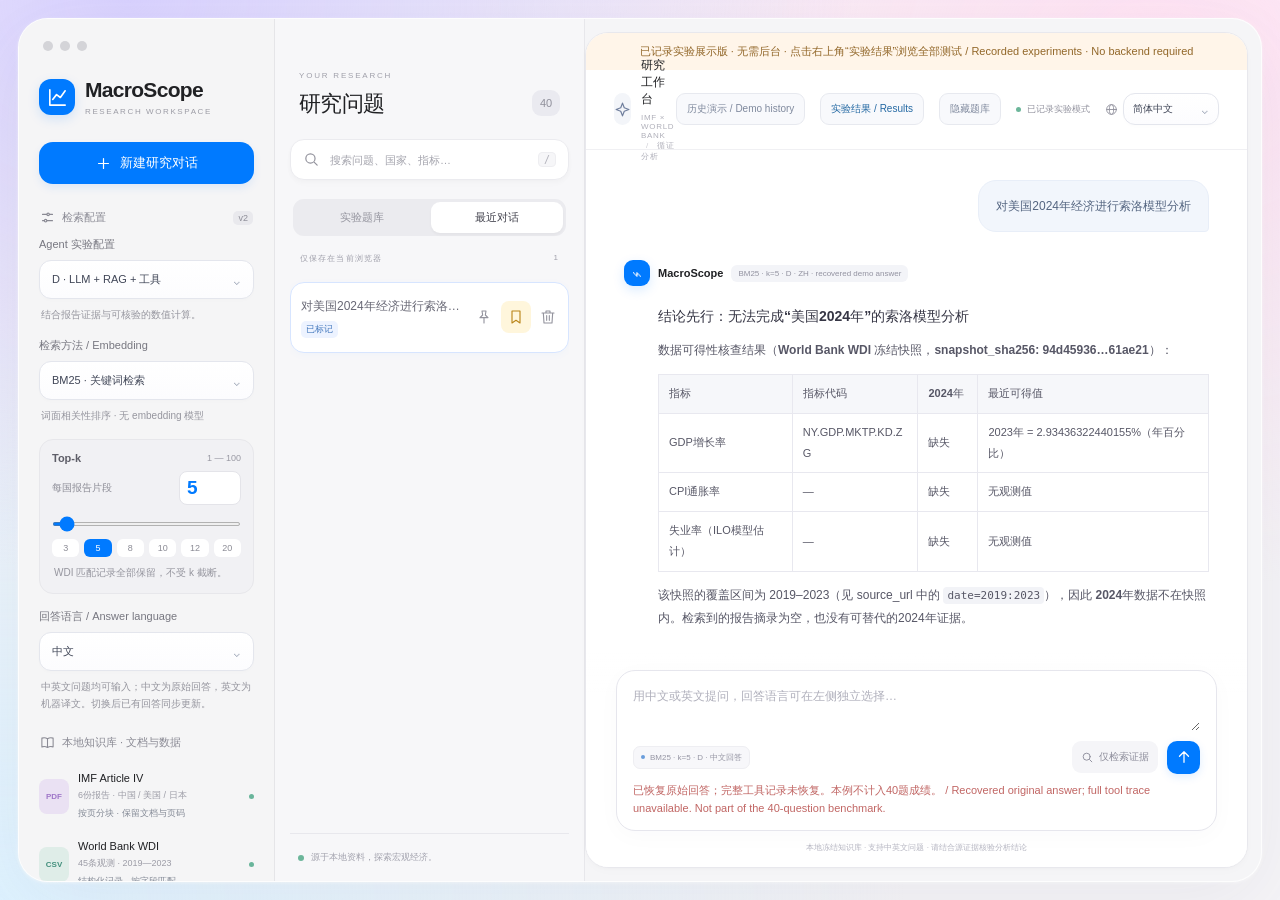
<file: index.html>
<!doctype html>
<html lang="zh-CN"><head><meta charset="UTF-8"><meta name="viewport" content="width=device-width, initial-scale=1"><meta name="theme-color" content="#f4f4f5"><title>MacroScope · 经济研究工作台</title><link rel="icon" href="data:,"><link rel="stylesheet" href="./styles.css"></head><body>
<svg class="icon-definitions" xmlns="http://www.w3.org/2000/svg" aria-hidden="true"><defs>
<symbol id="i-chart" viewBox="0 0 24 24"><path d="M4 4v16h16M7 14l4-5 4 3 5-7"/></symbol>
<symbol id="i-plus" viewBox="0 0 24 24"><path d="M12 5v14M5 12h14"/></symbol>
<symbol id="i-search" viewBox="0 0 24 24"><circle cx="10.5" cy="10.5" r="6.5"/><path d="m16 16 4 4"/></symbol>
<symbol id="i-book" viewBox="0 0 24 24"><path d="M12 6c-3-2-6-2-9-1v14c3-1 6-1 9 1 3-2 6-2 9-1V5c-3-1-6-1-9 1Zm0 0v14"/></symbol>
<symbol id="i-arrow" viewBox="0 0 24 24"><path d="M12 19V5m-6 6 6-6 6 6"/></symbol>
<symbol id="i-sliders" viewBox="0 0 24 24"><path d="M4 7h7m4 0h5M4 17h3m4 0h9"/><circle cx="13" cy="7" r="2"/><circle cx="9" cy="17" r="2"/></symbol>
<symbol id="i-globe" viewBox="0 0 24 24"><circle cx="12" cy="12" r="9"/><ellipse cx="12" cy="12" rx="4" ry="9"/><path d="M3 12h18"/></symbol>
<symbol id="i-spark" viewBox="0 0 24 24"><path d="m12 3 2.5 6.5L21 12l-6.5 2.5L12 21l-2.5-6.5L3 12l6.5-2.5Z"/></symbol>
</defs></svg>
<div class="ambient" aria-hidden="true"></div><div class="app" id="app">
<aside class="side" id="settingsPanel" aria-label="研究配置"><div class="window-dots" aria-hidden="true"><i></i><i></i><i></i></div><a class="brand" href="./" aria-label="MacroScope"><span class="logo"><svg><use href="#i-chart"/></svg></span><span>MacroScope<small>RESEARCH WORKSPACE</small></span></a>
<button class="new" id="new"><svg><use href="#i-plus"/></svg><span>新建研究对话</span></button><div class="label"><svg><use href="#i-sliders"/></svg><span>检索配置</span><span class="version-tag">v2</span></div>
<div class="control"><label for="group">Agent 实验配置</label><select id="group"><option value="D">D · LLM + RAG + 工具</option><option value="C">C · LLM + 工具</option><option value="B">B · LLM + RAG</option><option value="A">A · 仅 LLM</option></select><p class="small" id="groupHint"></p></div>
<div class="control"><label for="method">检索方法 / Embedding</label><select id="method"><option value="v2">BM25 · 关键词检索</option><option value="bge-m3">BGE-M3 · 向量检索</option></select><p class="small" id="methodHint"></p></div>
<div class="control k-control"><div class="k-title"><label for="k">Top-k</label><span class="range-label">1 — 100</span></div><div class="k-input"><span data-zh="每国报告片段" data-en="Chunks per country">每国报告片段</span><input id="k" type="number" min="1" max="100" step="1" value="5" aria-label="Top k"></div><input id="kRange" type="range" min="1" max="100" value="5" aria-label="Top k slider"><div class="chips" id="chips"></div><p class="small">WDI 匹配记录全部保留，不受 k 截断。</p></div>
<div class="control"><label for="answerLanguage">回答语言 / Answer language</label><select id="answerLanguage"><option value="zh">中文</option><option value="en">English</option></select><p class="small" id="languageHint">中英文问题均可输入；中文为原始回答，英文为机器译文。切换后已有回答同步更新。</p></div>
<div class="label source-label"><svg><use href="#i-book"/></svg><span data-zh="本地知识库 · 文档与数据" data-en="Knowledge · Documents & data">本地知识库 · 文档与数据</span></div>
<div class="source"><span class="file pdf">PDF</span><div>IMF Article IV<span data-zh="6份报告 · 中国 / 美国 / 日本" data-en="6 reports · China / US / Japan">6份报告 · 中国 / 美国 / 日本</span><span class="source-method" data-zh="按页分块 · 保留文档与页码" data-en="Page-based chunks · Source & page retained">按页分块 · 保留文档与页码</span></div><i class="source-dot"></i></div>
<div class="source"><span class="file csv">CSV</span><div>World Bank WDI<span data-zh="45条观测 · 2019—2023" data-en="45 observations · 2019–2023">45条观测 · 2019—2023</span><span class="source-method" data-zh="结构化记录 · 按字段匹配" data-en="Structured records · Field matching">结构化记录 · 按字段匹配</span></div><i class="source-dot"></i></div>
<details class="knowledge-details"><summary data-zh="了解知识库与检索方式" data-en="How evidence is prepared & retrieved">了解知识库与检索方式</summary><p data-zh="IMF：每个 PDF 页面内按最多 500 个词元分块，相邻片段重叠 80 个词元；词元由正则表达式划分，并非模型 tokenizer。" data-en="IMF: up to 500 regex tokens per chunk within each PDF page, with 80-token overlap. These are not model-tokenizer tokens.">IMF：每个 PDF 页面内按最多 500 个词元分块，相邻片段重叠 80 个词元；词元由正则表达式划分，并非模型 tokenizer。</p><p data-zh="BM25 按关键词匹配；BGE-M3 使用向量相似度。按国家、报告年份过滤，每国选取 top-k 片段。" data-en="BM25 ranks lexical matches; BGE-M3 ranks vector similarity. Country/report-year filters apply; top-k is per country.">BM25 按关键词匹配；BGE-M3 使用向量相似度。按国家、报告年份过滤，每国选取 top-k 片段。</p><p data-zh="WDI：官方 API 的 JSON 转为 CSV，按国家、指标和年份匹配原始记录；不做文档分块或向量 top-k，匹配值全部保留。" data-en="WDI: official API JSON converted to CSV. Records match country, indicator and year; no document chunking or vector top-k. All matching values are retained.">WDI：官方 API 的 JSON 转为 CSV，按国家、指标和年份匹配原始记录；不做文档分块或向量 top-k，匹配值全部保留。</p></details>
<div class="side-bottom"><div class="avatar">Y</div><div><strong data-zh="我的研究空间" data-en="My workspace">我的研究空间</strong><span data-zh="本地知识库 · openJiuwen" data-en="Local knowledge · openJiuwen">本地知识库 · openJiuwen</span></div><span class="local-pill">LOCAL</span></div></aside>
<section id="researchLibrary" class="library" aria-label="问题与对话"><div class="library-heading"><div><span class="eyebrow">YOUR RESEARCH</span><h2 data-zh="研究问题" data-en="Research library">研究问题</h2></div><span class="count" id="questionCount">40</span></div><label class="searchbox"><svg><use href="#i-search"/></svg><input id="librarySearch" type="search" placeholder="搜索问题、国家、指标…" aria-label="搜索研究问题"><kbd>/</kbd></label>
<div class="library-tabs" role="tablist" aria-label="问题列表类型"><button id="libraryTab" role="tab" aria-selected="true" class="active" data-zh="实验题库" data-en="Questions">实验题库</button><button id="historyTab" role="tab" aria-selected="false" data-zh="最近对话" data-en="Recent chats">最近对话</button></div>
<div class="library-scroll"><div class="list-heading"><span id="listHeading" data-zh="V2 · 冻结实验题集" data-en="V2 · FROZEN QUESTION SET">V2 · 冻结实验题集</span><span id="listCount">40</span></div><div id="questionLibrary" class="question-library"></div><div id="history" class="history" hidden></div></div><div class="library-footer"><span class="dot"></span><span data-zh="源于本地资料，探索宏观经济。" data-en="Local evidence. Global perspective.">源于本地资料，探索宏观经济。</span></div></section>
<main class="main"><header class="top"><div class="header-title"><button class="icon-button mobile" id="menu" aria-label="打开配置"><svg><use href="#i-sliders"/></svg></button><span class="workspace-icon"><svg><use href="#i-spark"/></svg></span><div><strong data-zh="研究工作台" data-en="Research studio">研究工作台</strong><div class="crumb">IMF × WORLD BANK <span>/</span> <span data-zh="循证分析" data-en="Evidence-based analysis">循证分析</span></div></div></div><div class="header-right"><a class="library-toggle archive-link" href="./experiments.html">实验结果 / Results</a><button type="button" id="toggleLibrary" class="library-toggle" aria-controls="researchLibrary" aria-expanded="true">隐藏题库</button><div class="status"><span class="dot"></span><span id="status">连接本地服务中</span></div><label class="language-select"><svg><use href="#i-globe"/></svg><select id="uiLanguage" aria-label="Interface language"><option value="zh">简体中文</option><option value="en">English</option></select></label></div></header>
<div class="scroll" id="scroll"><div class="content"><section class="welcome" id="welcome"><div class="welcome-mark"><svg><use href="#i-chart"/></svg><span class="mini-spark">✦</span></div><div class="eyebrow">A LITTLE CURIOSITY. A CLEARER WORLD.</div><h1>让数据，<br>成为你的<em>洞察力。</em></h1><p class="desc">从一份报告、一个数字开始。连接 IMF 政策洞见与世界银行数据，在这里展开你的下一项宏观经济研究。</p><div class="capability-pills"><span><i class="blue-dot"></i>IMF Reports</span><span><i class="green-dot"></i>World Bank Data</span><span><i class="purple-dot"></i>Economic Models</span></div><div class="sectionbar"><span data-zh="从一个好问题开始" data-en="EVERY INSIGHT STARTS WITH A QUESTION">从一个好问题开始</span><button id="allExamples" data-zh="浏览全部题目 ↗" data-en="Browse all questions ↗">浏览全部题目 ↗</button></div><div class="example-grid" id="examples"></div><select id="questionList" aria-label="实验题列表" style="display:none"><option value="">选择题目，填入输入框</option></select><div class="welcome-footnote"><svg><use href="#i-book"/></svg><span data-zh="中国、美国、日本 · 6 份 IMF 报告 · 45 条 WDI 观测" data-en="China, United States, Japan · 6 IMF reports · 45 WDI observations">中国、美国、日本 · 6 份 IMF 报告 · 45 条 WDI 观测</span></div></section><div class="chat" id="chat" aria-live="polite"></div></div></div>
<footer class="composer-wrap"><form class="composer" id="form"><textarea id="question" aria-label="研究问题" placeholder="用中文或英文，开始你的研究…" maxlength="12000"></textarea><div class="actions"><div class="config-chip"><span class="dot"></span><span class="hint" id="configHint">BM25 · k=5 · D</span></div><div class="actions-right"><button type="button" class="retrieve" id="retrieve"><svg><use href="#i-search"/></svg><span>仅检索证据</span></button><button class="send" id="send" title="发送问题" aria-label="发送问题"><svg><use href="#i-arrow"/></svg></button></div></div><div id="notice" class="notice" role="alert"></div></form><div class="disclaimer">本地冻结知识库 · 支持中英文问题 · 请结合源证据核验分析结论</div></footer></main></div><button class="settings-backdrop" id="settingsBackdrop" aria-label="关闭配置"></button><script src="./deployment-config.js"></script><script src="./static-runtime.js"></script><script src="./seed-history.js"></script><script src="./app.js"></script><script src="./history-demo.js"></script></body></html>
</file>
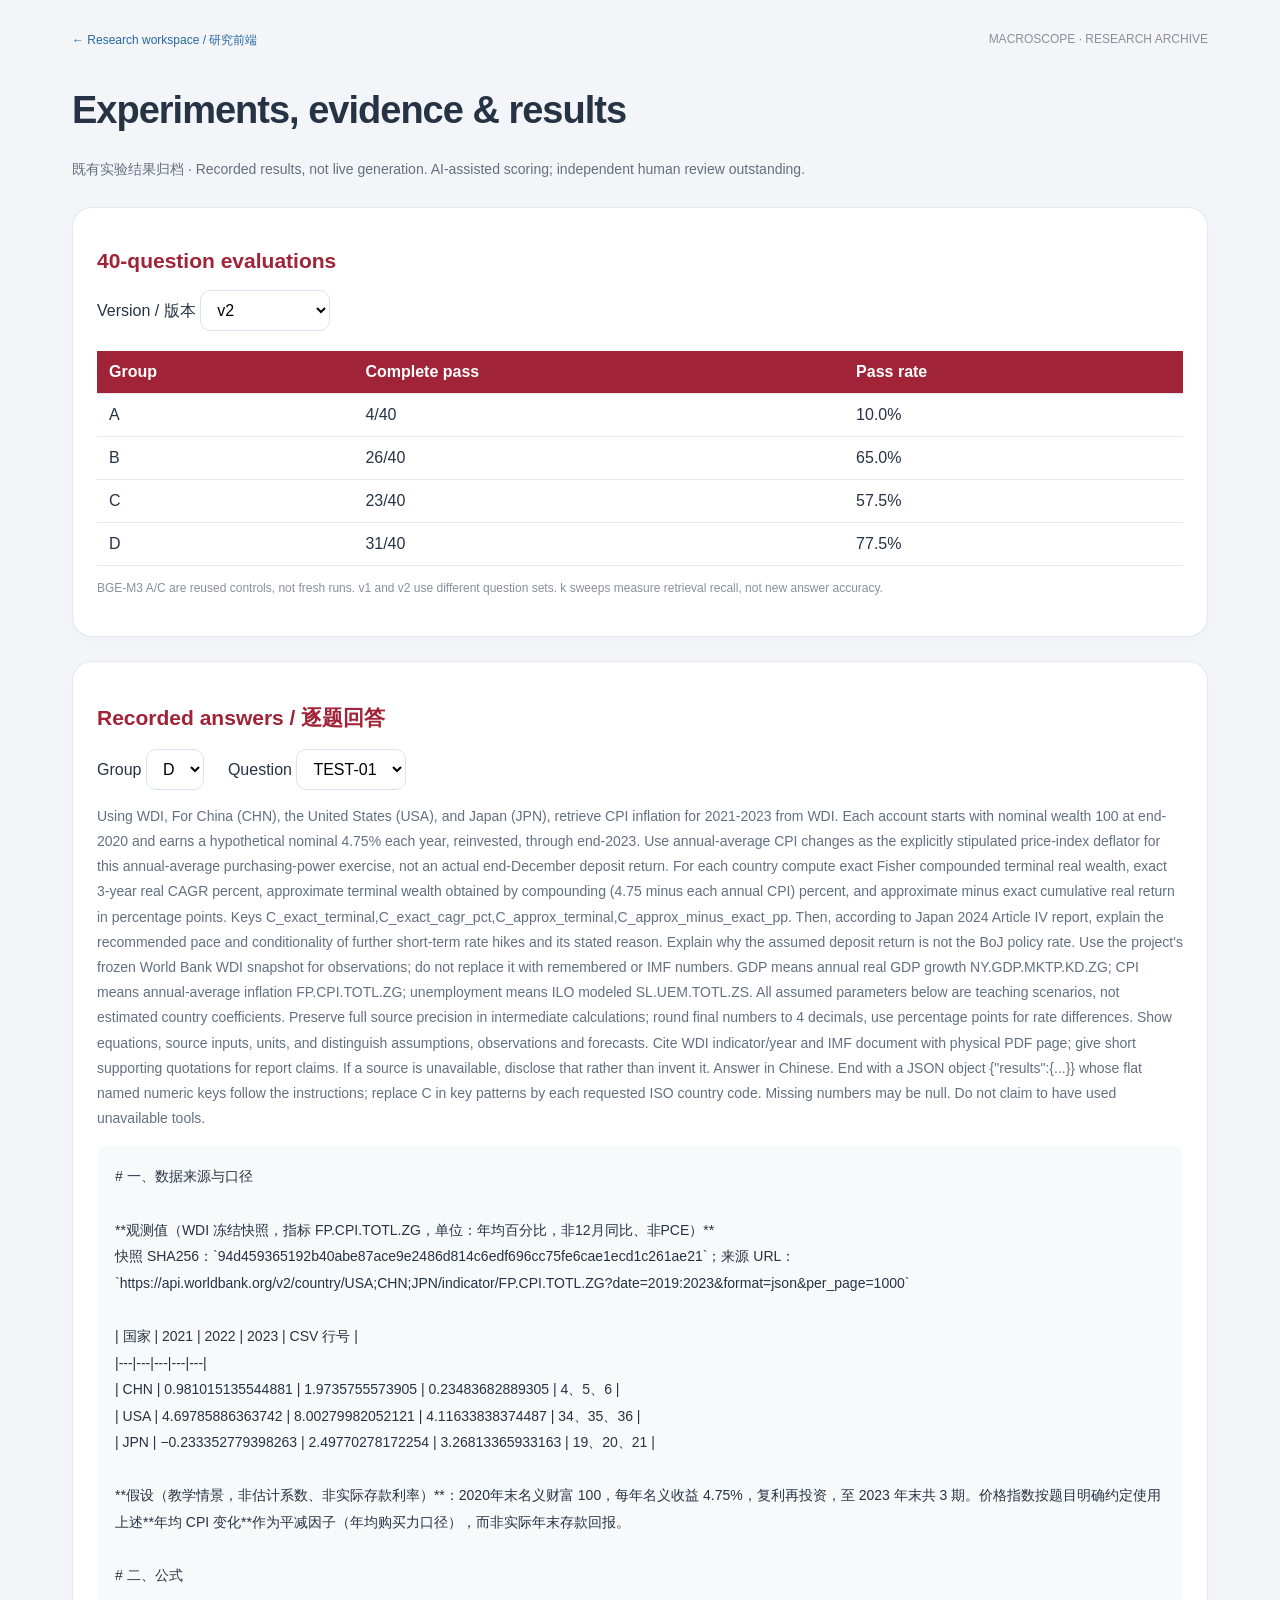
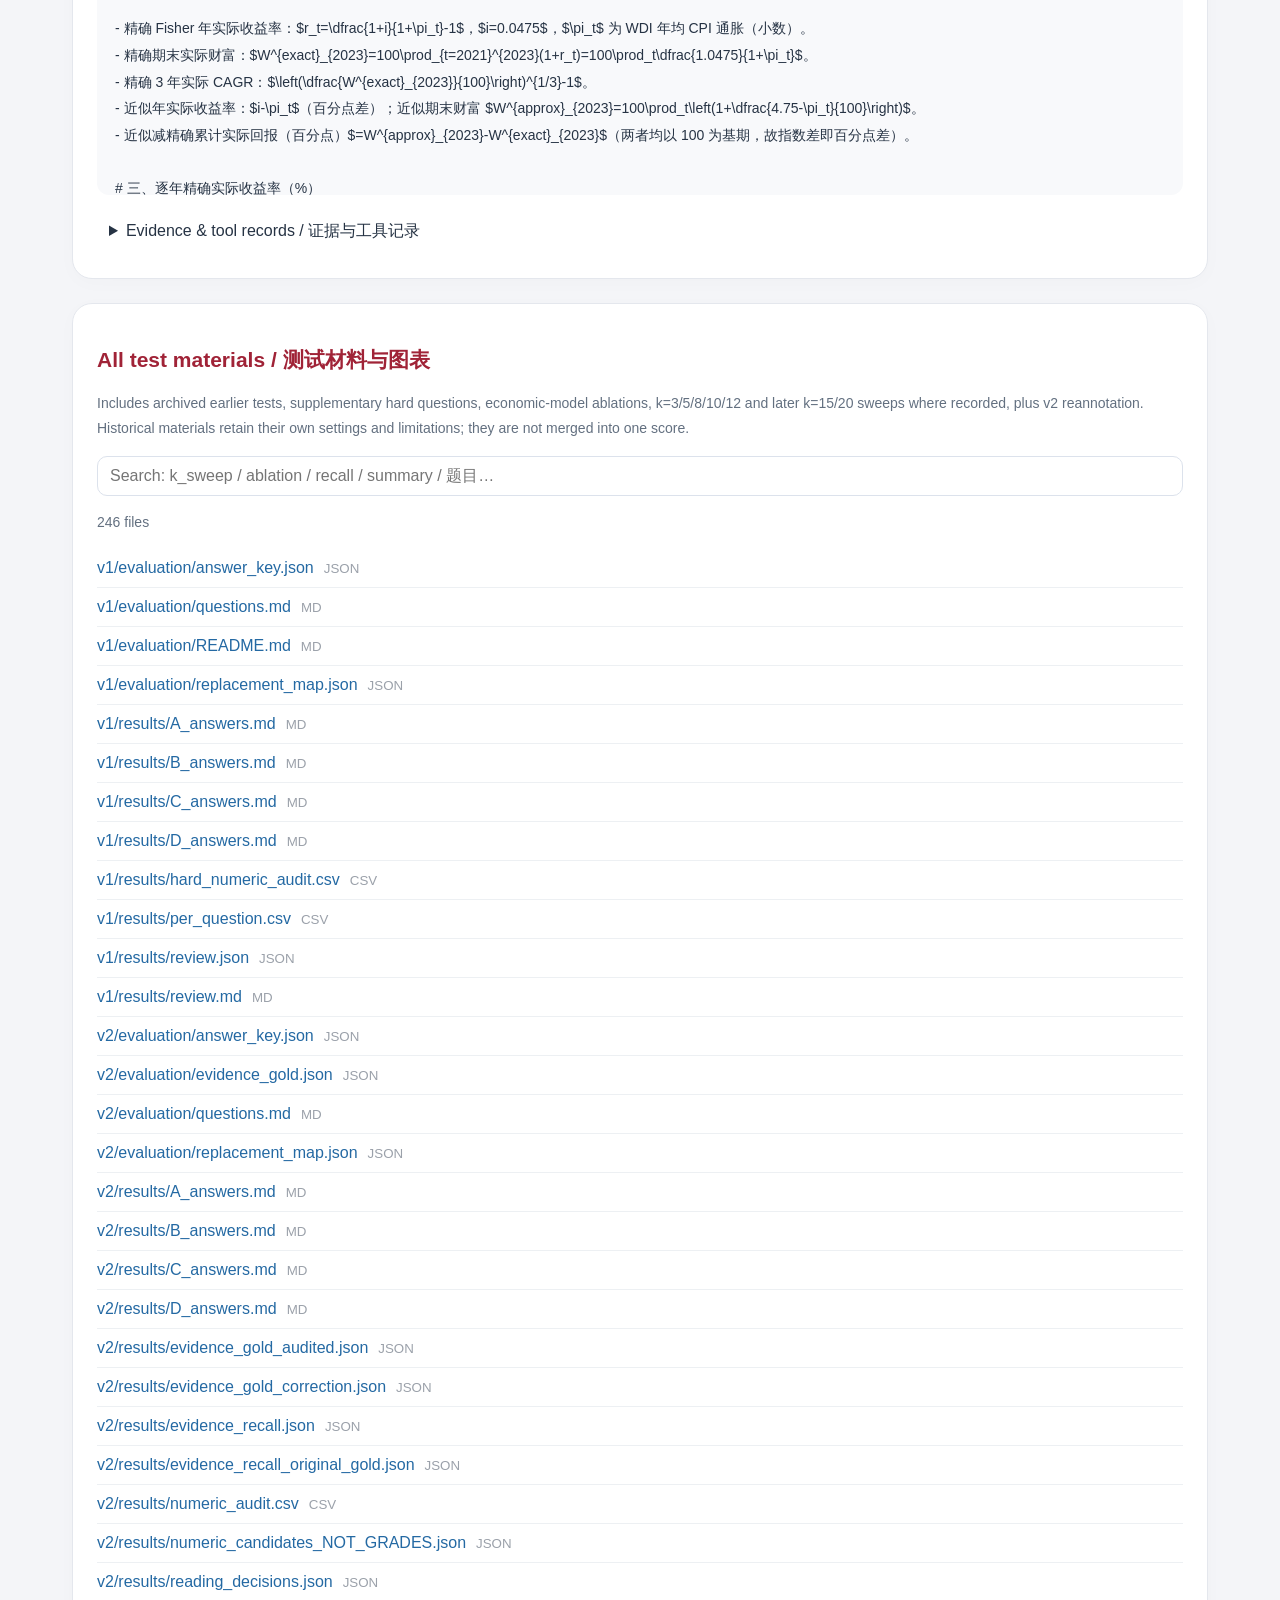
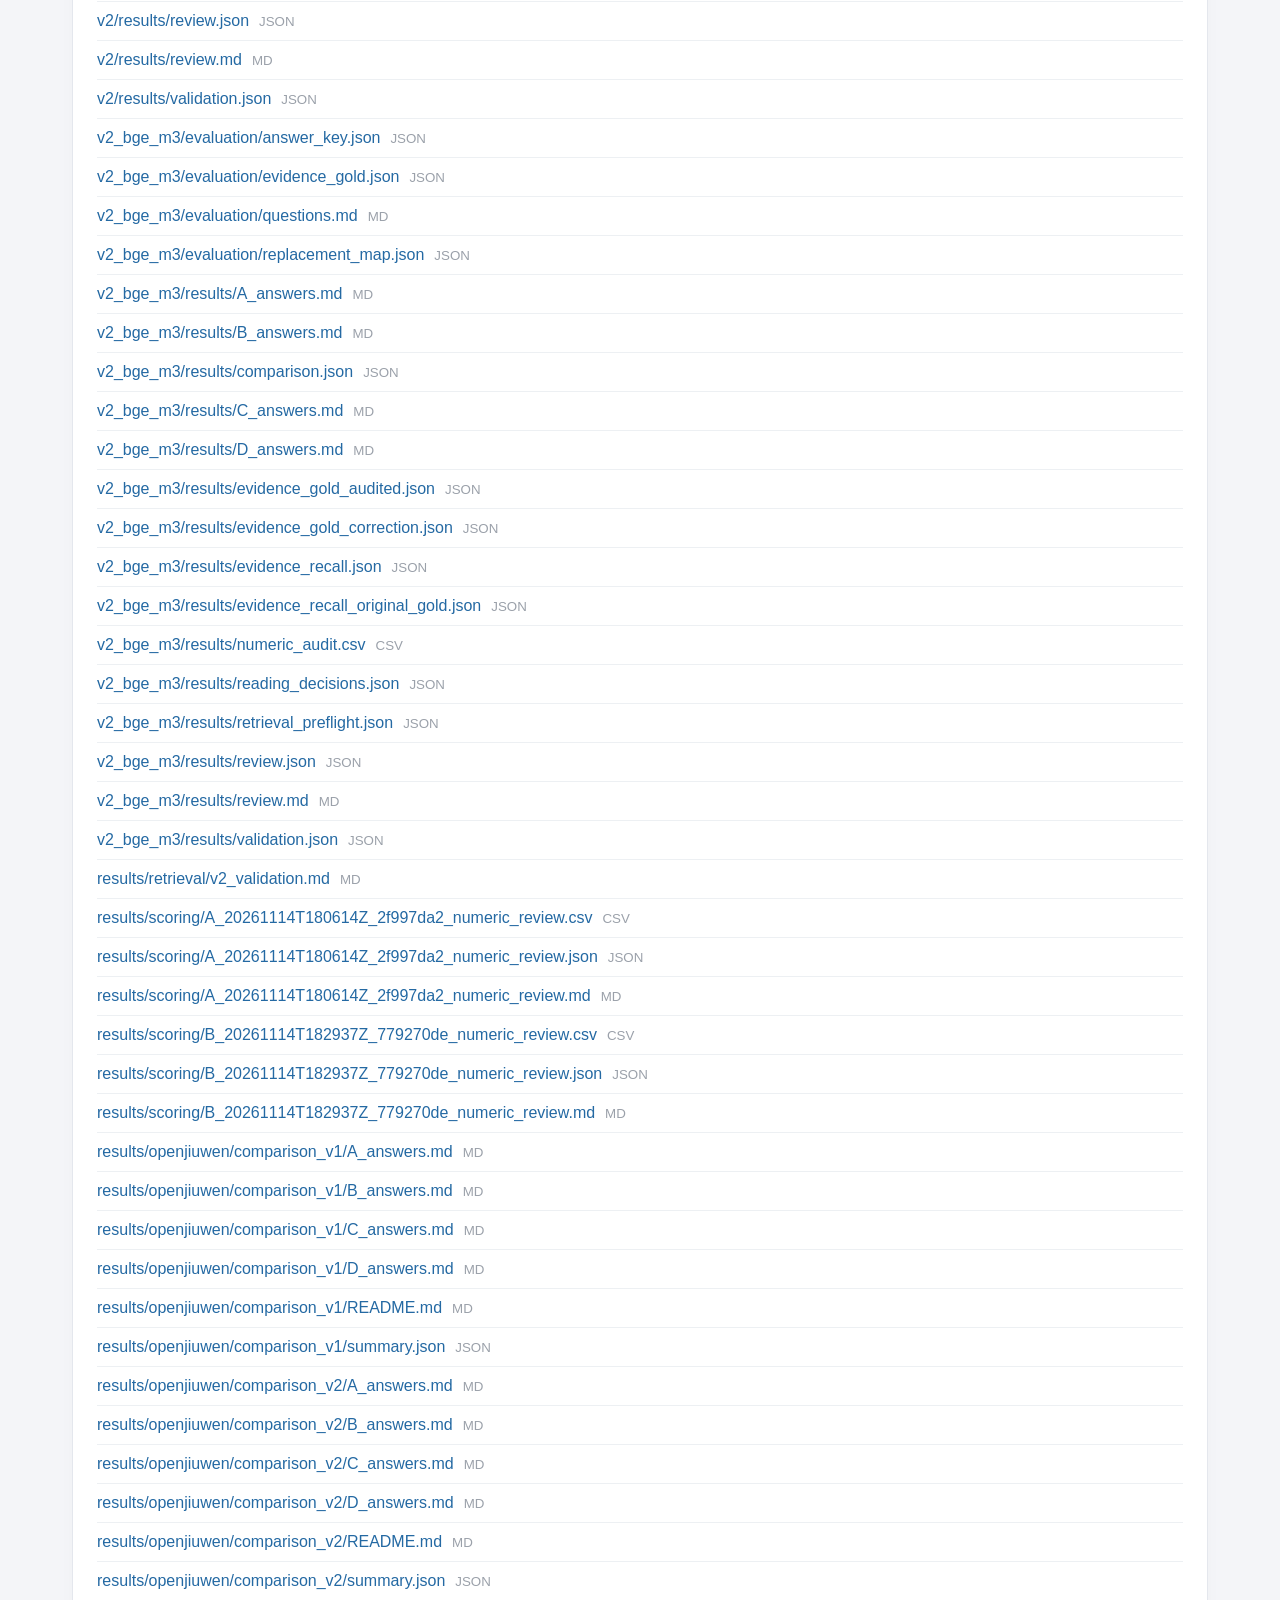
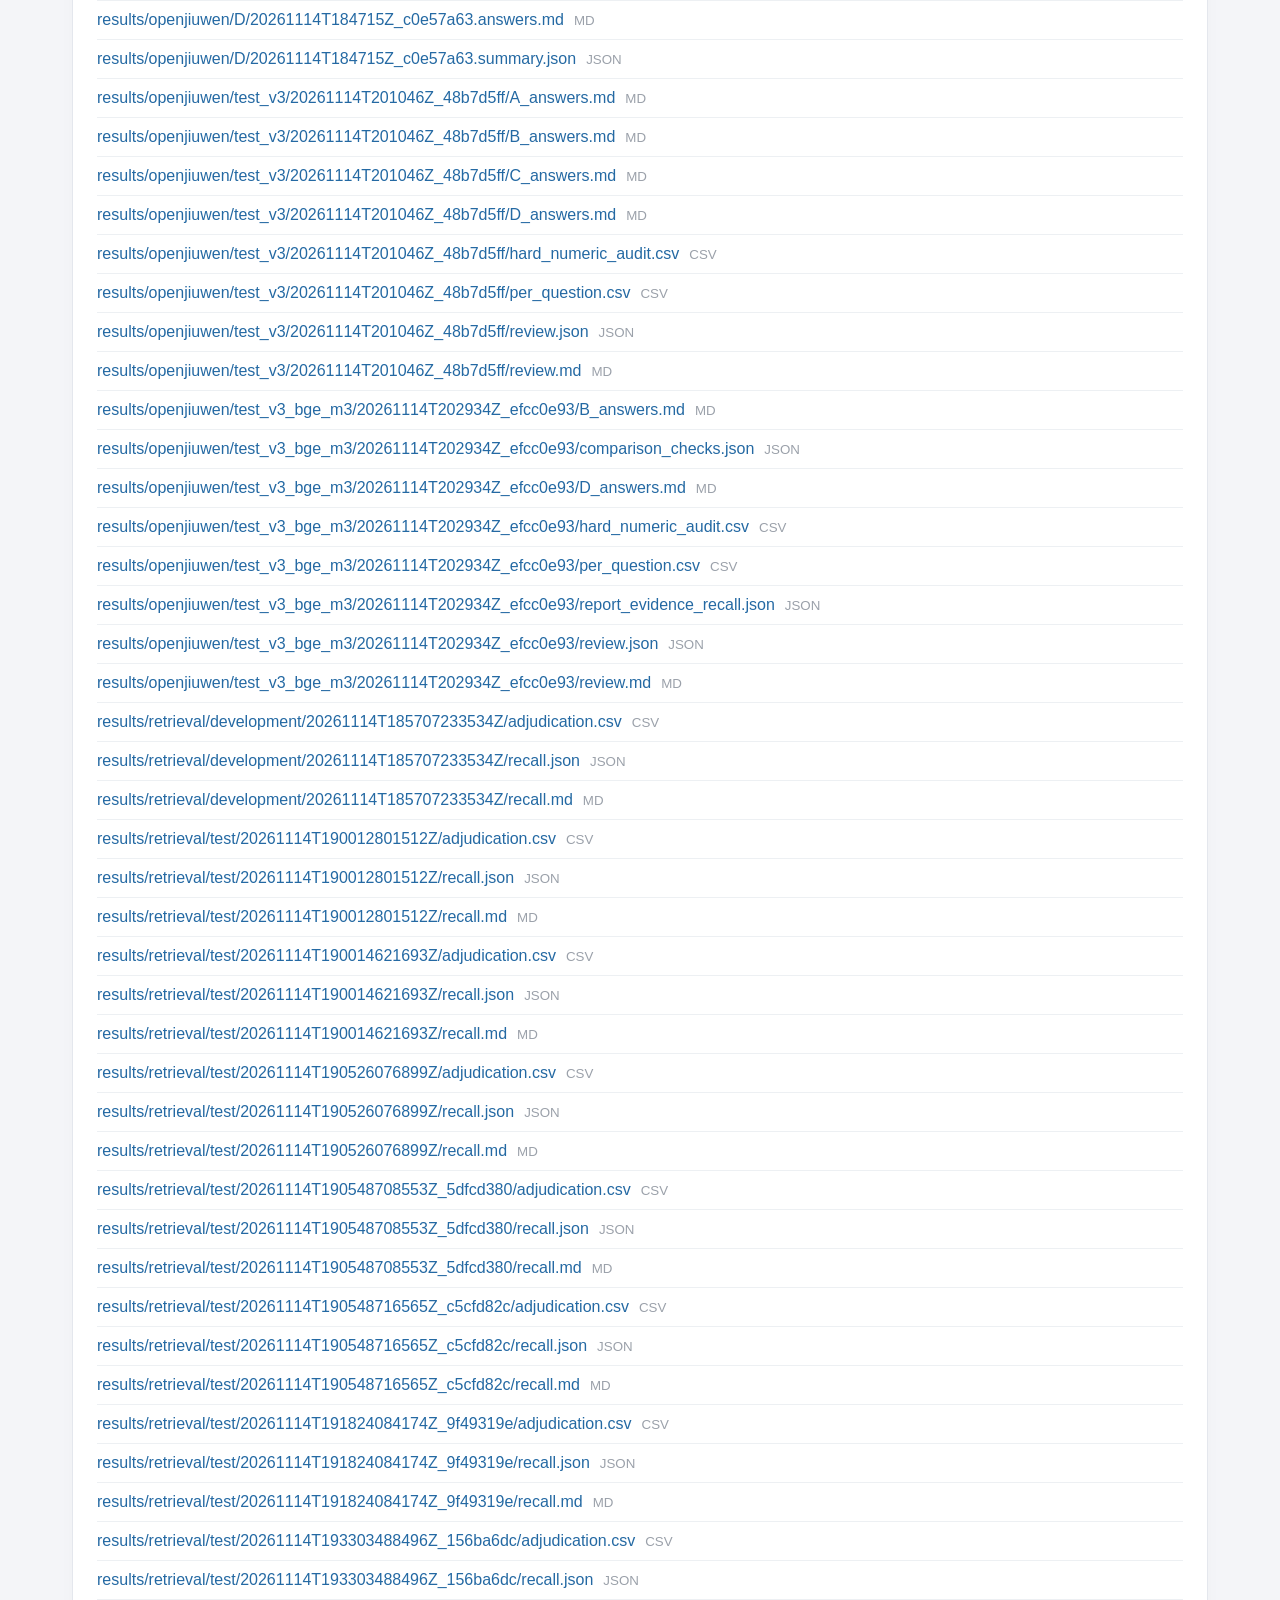
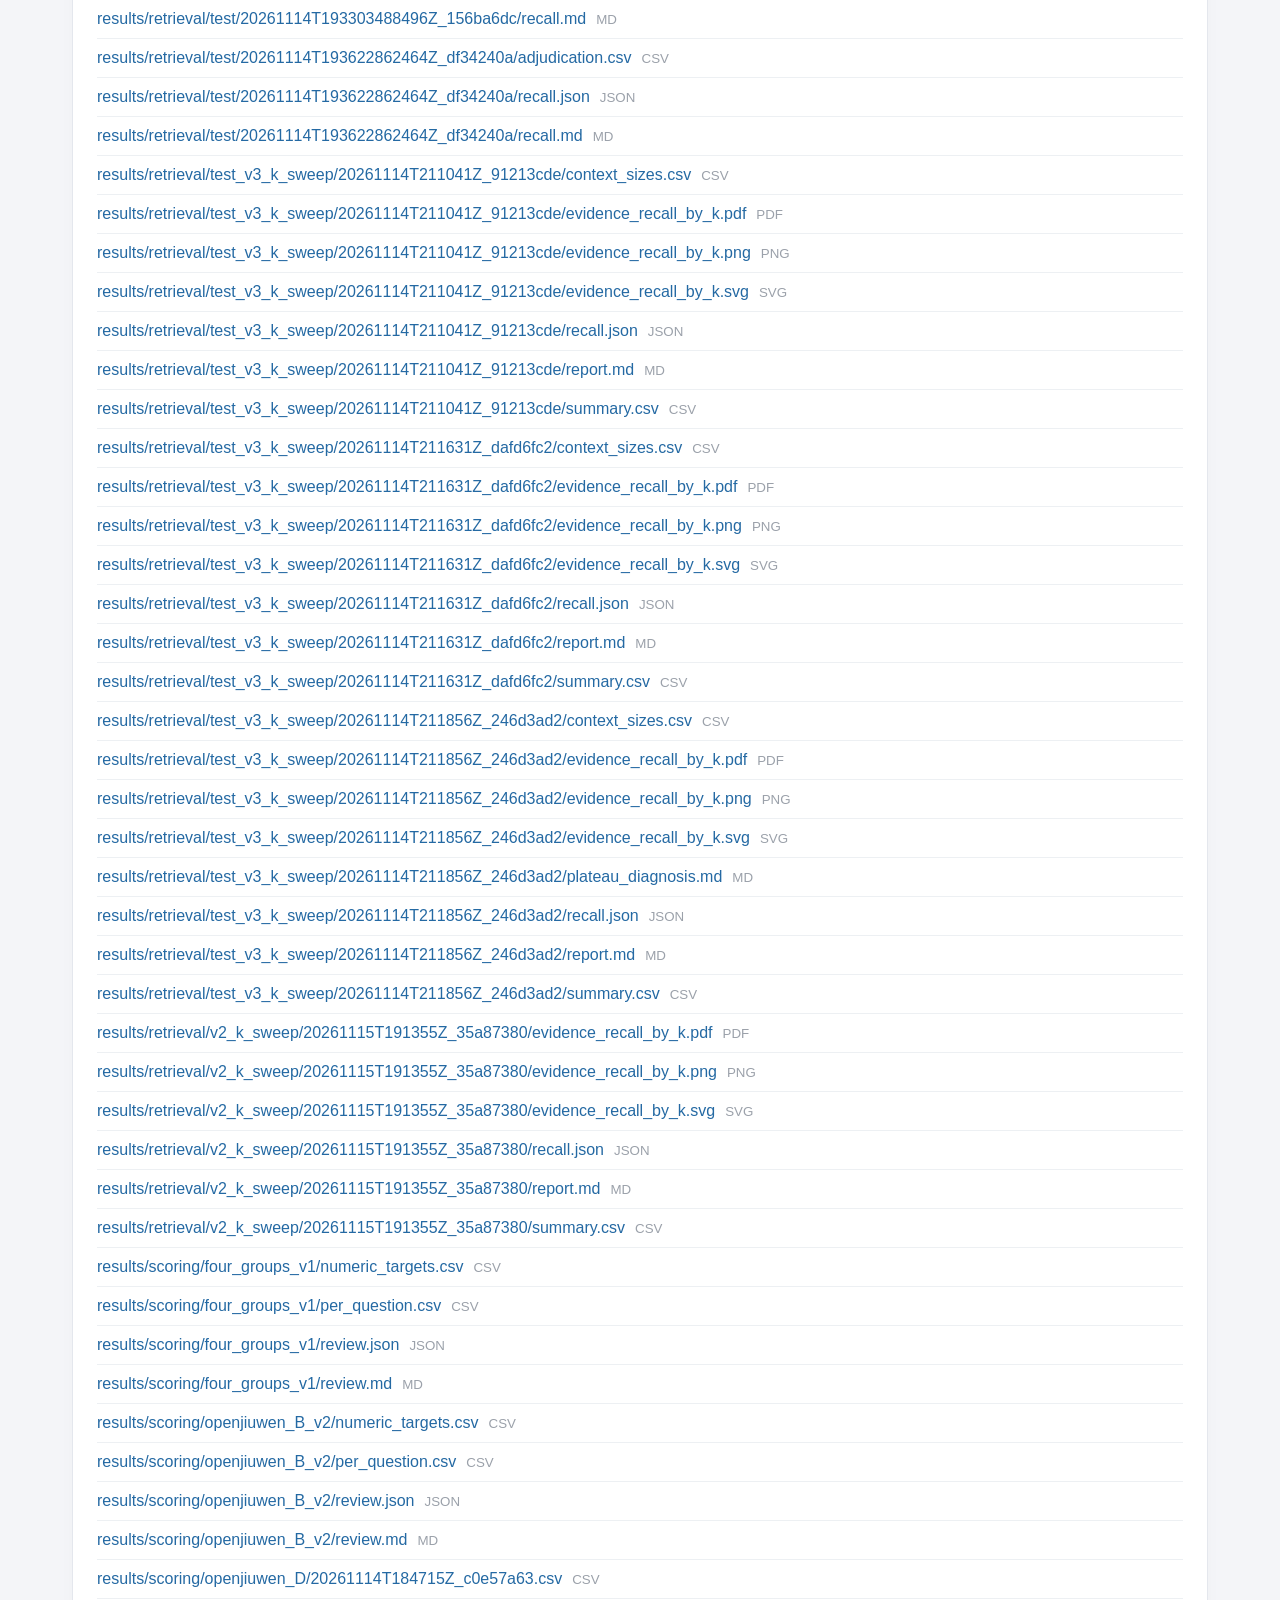
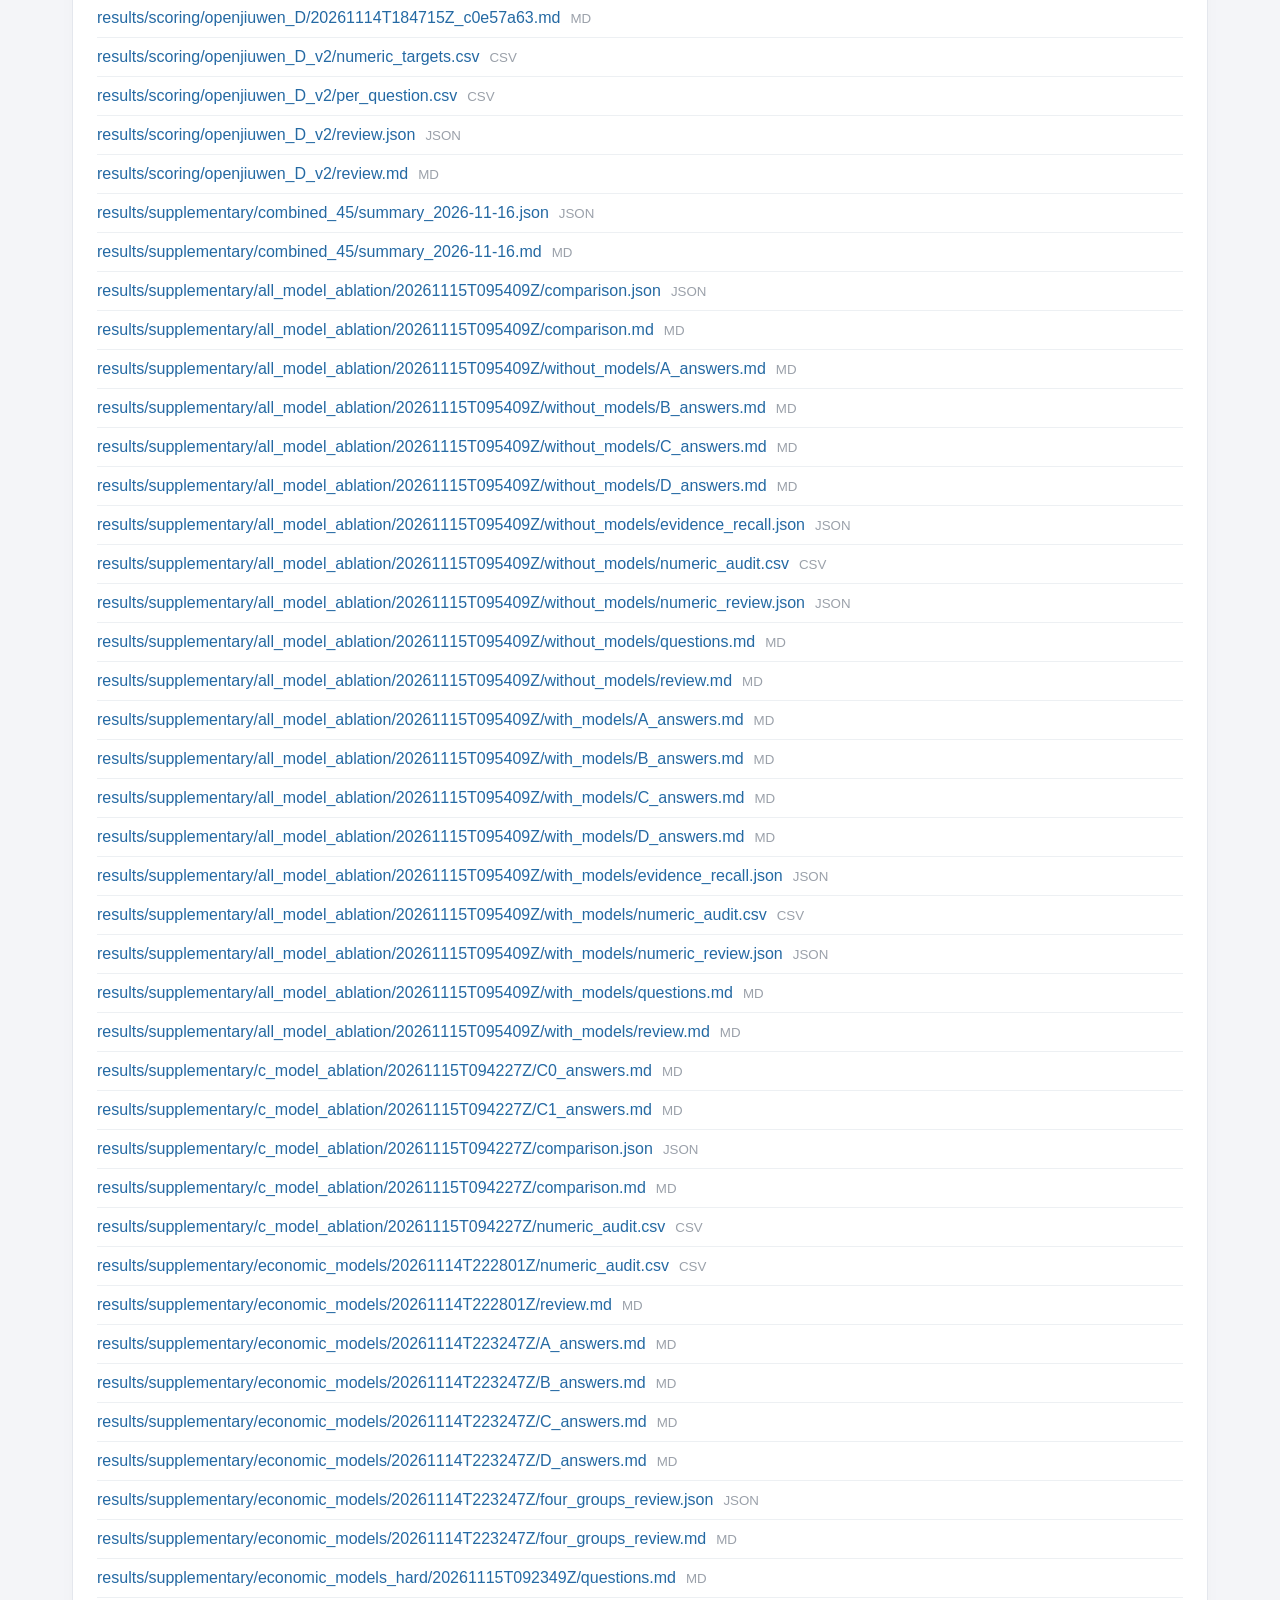
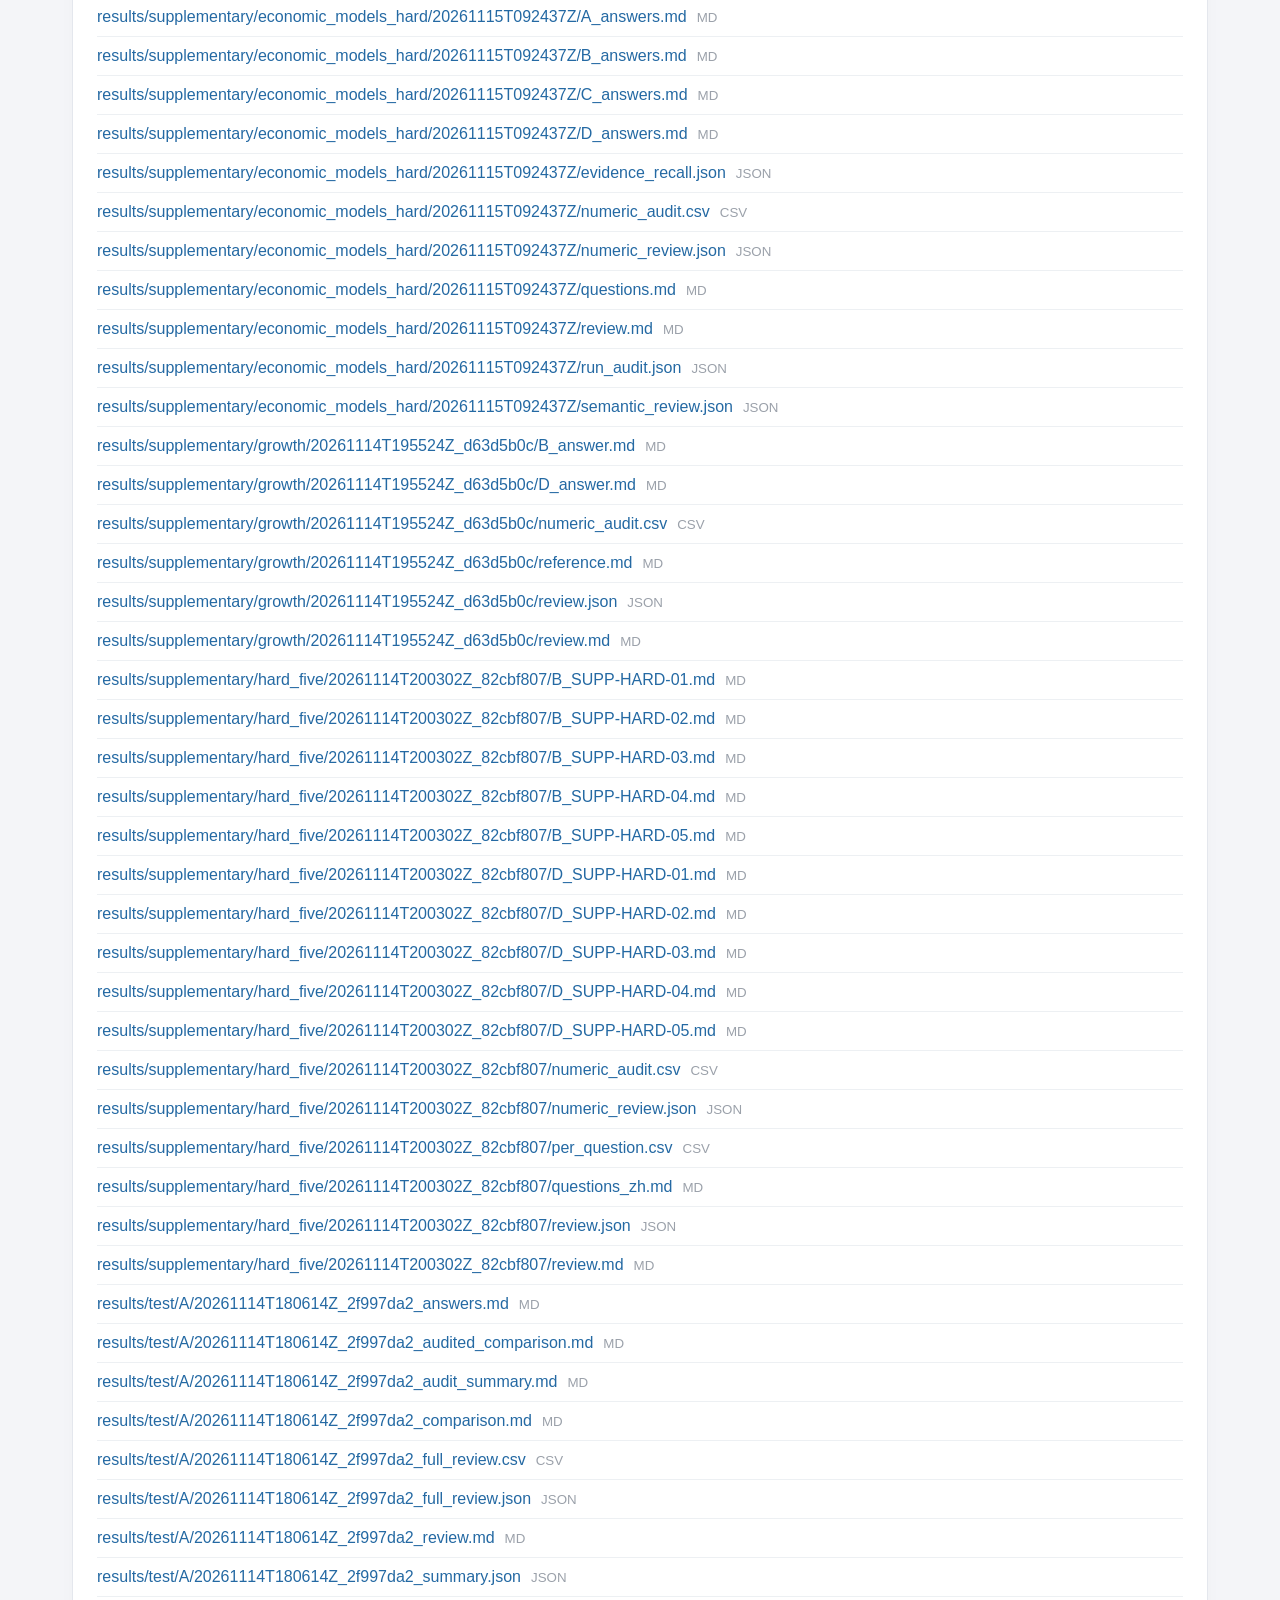
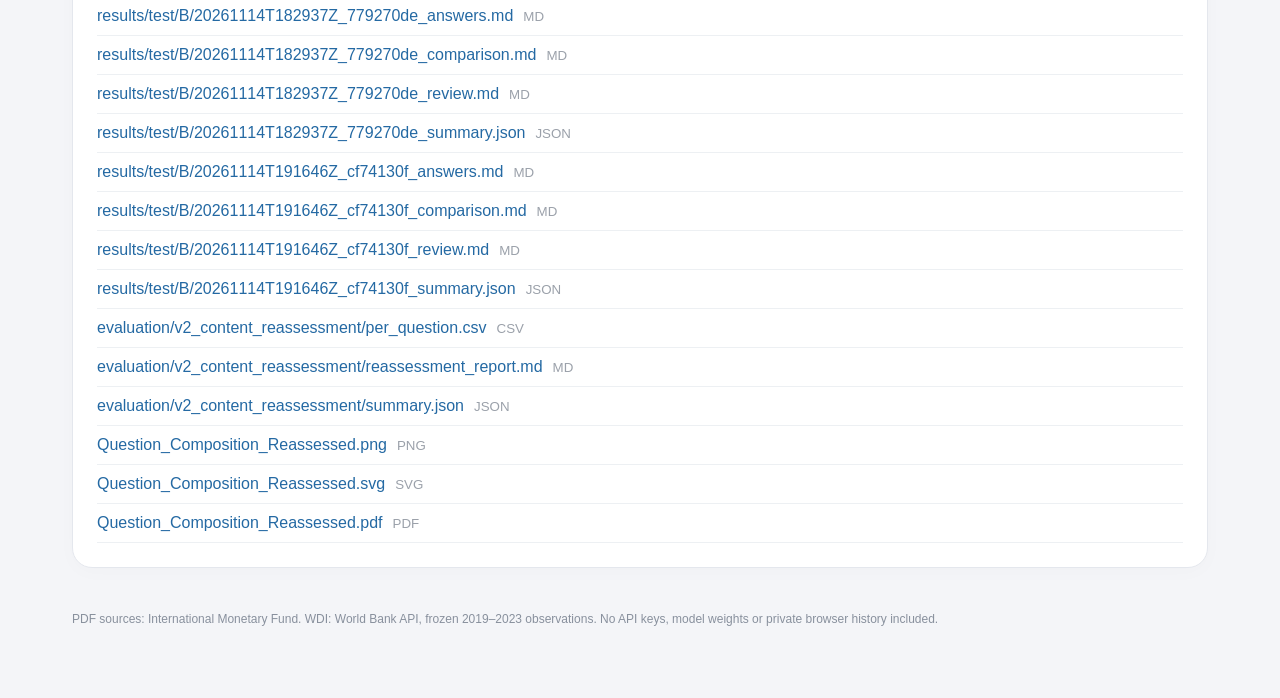
<file: experiments.html>
<!doctype html><html lang="en"><head><meta charset="utf-8"><meta name="viewport" content="width=device-width,initial-scale=1"><title>MacroScope · Experiment Archive</title><link rel="stylesheet" href="./archive.css"></head><body>
<main><nav><a href="./index.html">← Research workspace / 研究前端</a><span>MACROSCOPE · RESEARCH ARCHIVE</span></nav>
<h1>Experiments, evidence & results</h1><p>既有实验结果归档 · Recorded results, not live generation. AI-assisted scoring; independent human review outstanding.</p>
<section class="card"><h2>40-question evaluations</h2><label>Version / 版本 <select id="version"><option>v2</option><option>v2_bge_m3</option><option>v1</option></select></label><div id="scores"></div><p class="muted">BGE-M3 A/C are reused controls, not fresh runs. v1 and v2 use different question sets. k sweeps measure retrieval recall, not new answer accuracy.</p></section>
<section class="card"><h2>Recorded answers / 逐题回答</h2><div class="controls"><label>Group <select id="group"><option>D</option><option>C</option><option>B</option><option>A</option></select></label><label>Question <select id="question"></select></label></div><p id="context"></p><pre id="answer">Loading…</pre><details><summary>Evidence & tool records / 证据与工具记录</summary><pre id="evidence"></pre></details></section>
<section class="card"><h2>All test materials / 测试材料与图表</h2><p>Includes archived earlier tests, supplementary hard questions, economic-model ablations, k=3/5/8/10/12 and later k=15/20 sweeps where recorded, plus v2 reannotation. Historical materials retain their own settings and limitations; they are not merged into one score.</p><input id="search" type="search" placeholder="Search: k_sweep / ablation / recall / summary / 题目…"><p id="count"></p><div id="files"></div></section>
<footer>PDF sources: International Monetary Fund. WDI: World Bank API, frozen 2019–2023 observations. No API keys, model weights or private browser history included.</footer></main><script src="./archive.js"></script></body></html>
</file>
<file: styles.css>
:root{--ink:#202124;--muted:#8b8b94;--blue:#007aff;--line:#e8e8eb;--shadow:0 2px 4px #18181b06,0 4px 14px #18181b03;font-family:Inter,"Segoe UI","Microsoft YaHei",sans-serif;color:var(--ink);font-synthesis:none}*{box-sizing:border-box}body{margin:0;background:#f5f4f7;font-size:13px}button,input,textarea,select{font:inherit}button{cursor:pointer}button:disabled{opacity:.45;cursor:not-allowed}button,input,select,textarea{-webkit-tap-highlight-color:transparent}button:focus-visible,input:focus-visible,select:focus-visible,textarea:focus-visible,a:focus-visible{outline:3px solid #77b6ff;outline-offset:3px}svg{width:20px;height:20px;fill:none;stroke:currentColor;stroke-width:1.7;stroke-linecap:round;stroke-linejoin:round;flex-shrink:0}.icon-definitions{position:absolute;width:0;height:0;overflow:hidden}.ambient{position:fixed;inset:0;background:radial-gradient(ellipse at 10% 0,#d9d2ff 0,transparent 45%),radial-gradient(ellipse at 90% 5%,#ffe2f3 0,transparent 45%),radial-gradient(ellipse at 0 100%,#def2ff 0,transparent 50%);z-index:-1}.app{display:grid;grid-template-columns:256px 310px minmax(0,1fr);height:calc(100dvh - 44px);max-width:1760px;margin:22px auto;border:1px solid #ffffffc9;border-radius:30px;overflow:hidden;background:#f5f5f7;box-shadow:0 18px 80px #4b426012,0 1px 3px #ffffffa0;position:relative}.side{padding:22px 20px 14px;overflow:auto;border-right:1px solid #e5e5e8;background:#f5f5f6;scrollbar-width:thin}.window-dots{display:flex;gap:7px;margin:0 0 27px 4px}.window-dots i{width:10px;height:10px;border-radius:100%;background:#d4d4d8}.brand{color:inherit;text-decoration:none;display:flex;align-items:center;gap:10px;font-size:21px;letter-spacing:-.7px;font-weight:650}.brand small{display:block;font-size:8px;letter-spacing:1.6px;color:#9c9ca5;margin-top:5px;font-weight:500}.logo{width:36px;height:36px;border-radius:12px;background:var(--blue);color:white;display:inline-grid;place-items:center;box-shadow:0 4px 12px #007aff26;flex-shrink:0}.logo svg{width:23px;height:23px}.new{display:flex;align-items:center;justify-content:center;gap:8px;border:0;border-radius:14px;padding:12px;width:100%;background:var(--blue);color:white;font-weight:600;margin:26px 0;box-shadow:0 4px 9px #007aff18}.new svg{width:17px;height:17px}.new:hover,.send:hover{background:#0069df}.label{display:flex;align-items:center;gap:7px;color:#8a8a94;font-size:11px;margin:20px 1px 12px}.label svg{height:15px;width:15px}.version-tag{margin-left:auto;border-radius:5px;font-size:9px;background:#e9e9ed;color:#8d8d97;padding:2px 5px}.control{margin-bottom:15px}.control label{display:block;font-size:11px;color:#777780;margin-bottom:8px}.control select{width:100%;padding:11px 9px;border:1px solid #e6e6eb;border-radius:11px;background:#fff;color:#34343c;font-size:12px;box-shadow:0 1px 2px #18181b03}.small{font-size:10px;line-height:1.7;color:#95959e;margin:7px 2px 0}.k-control{background:#ebebef75;border:1px solid #e7e7eb;border-radius:14px;padding:12px}.k-title{display:flex;align-items:center;justify-content:space-between}.k-title label{margin:0;font-weight:600;color:#5e5e68}.range-label{font-size:9px;color:#9a9aa4}.k-input{display:flex;align-items:center;justify-content:space-between;margin-top:7px;gap:10px}.k-input>span{font-size:10px;color:#8c8c96}.k-input input{width:62px;min-width:0;padding:5px 2px 5px 7px;border:1px solid #e4e4e9;border-radius:8px;background:white;color:#007aff;font-size:19px;font-weight:600}.control input[type=range]{width:100%;height:4px;margin:17px 0 13px;accent-color:var(--blue);cursor:pointer}.chips{display:flex;gap:5px}.chips button{border:0;border-radius:6px;background:#fff;padding:4px 0;flex:1;color:#8b8b95;font-size:9px}.chips button.active{background:var(--blue);color:white}.source-label{margin-top:23px}.source{display:flex;align-items:center;gap:9px;padding:10px 0;font-size:11px}.file{font-size:8px;font-weight:650;display:grid;place-items:center;border-radius:8px;width:30px;height:35px;flex-shrink:0}.pdf{color:#9f76c8;background:#eae1f3}.csv{color:#428f7c;background:#dfede8}.source div>span{display:block;font-size:9px;color:#9c9ca6;margin-top:5px}.source-dot{height:5px;width:5px;border-radius:50%;background:#69b59b;margin-left:auto}.side-bottom{border-top:1px solid #e3e3e9;margin-top:22px;padding-top:17px;display:flex;align-items:center;gap:9px}.avatar{height:30px;width:30px;display:grid;place-items:center;border-radius:50%;background:radial-gradient(circle at 25% 20%,#fff3c5,#ffc778 45%,#fb916b 75%);font-size:11px;color:#87552d}.side-bottom strong{font-size:10px;font-weight:500}.side-bottom div>span{font-size:8px;display:block;color:#a3a3aa;margin-top:4px}.local-pill{margin-left:auto;color:#92929e;font-size:7px;background:#e7e7eb;padding:4px;border-radius:4px}.library{padding:47px 15px 0;border-right:1px solid #e7e7eb;display:flex;flex-direction:column;min-height:0;min-width:0;background:#f8f8fa7a}.library-heading{display:flex;align-items:center;justify-content:space-between;padding:0 9px}.eyebrow{font-size:8px;letter-spacing:1.8px;color:#a0a0aa}.library h2{margin:8px 0 20px;font-size:22px;font-weight:600;letter-spacing:-.7px}.count{display:grid;place-items:center;min-width:28px;height:26px;border-radius:9px;color:#90909b;background:#eaeaf0;font-size:11px}.searchbox{background:white;border:1px solid #ebebef;border-radius:14px;box-shadow:var(--shadow);display:flex;align-items:center;padding:11px 12px;gap:8px}.searchbox svg{width:17px;height:17px;color:#92929c}.searchbox input{width:100%;min-width:0;border:0;outline:0;background:none;font-size:11px}.searchbox input::placeholder{color:#a4a4ad}.searchbox kbd{font-size:10px;background:#f6f6f8;color:#b1b1ba;border:1px solid #eeeef1;border-radius:4px;padding:1px 5px}.library-tabs{display:flex;border-radius:11px;background:#ebebef;padding:3px;gap:3px;margin:19px 3px 15px}.library-tabs button{flex:1;border:0;background:none;color:#95959f;font-size:11px;padding:8px 4px;border-radius:9px}.library-tabs button.active{background:white;color:#41414c;box-shadow:0 2px 3px #18181b09}.library-scroll{flex:1;overflow:auto;padding:0 0 12px;scrollbar-width:thin;min-height:0}.list-heading{display:flex;justify-content:space-between;font-size:8px;letter-spacing:1.1px;color:#a0a0ab;padding:2px 10px 13px}.question-card{display:flex;gap:11px;text-align:left;width:100%;border:1px solid transparent;background:none;padding:14px 10px;border-radius:17px;margin-bottom:5px;color:inherit;transition:background .18s,border-color .18s}.question-card:hover{background:#fff9}.question-card.selected{background:#fff;border-color:#e8e8ee;box-shadow:var(--shadow)}.orb{width:33px;height:33px;flex-shrink:0;border-radius:50%;background:radial-gradient(circle at 30% 20%,#d5f9d7,#8fe1bb 38%,#64b9d6 68%,#5892cb);box-shadow:inset -3px -3px 7px #ffffff50}.orb.purple{background:radial-gradient(circle at 30% 20%,#e9ddff,#b8a1f3 40%,#8961e8 68%,#7688de)}.orb.orange{background:radial-gradient(circle at 30% 20%,#f9ebc6,#f3cf9e 40%,#f5a66a 68%,#e27a61)}.orb.blue{background:radial-gradient(circle at 30% 20%,#d7edff,#92c7f9 38%,#4c9be9 68%,#5586cc)}.q-body{flex:1;min-width:0}.q-meta{display:flex;align-items:center;justify-content:space-between;font-size:9px;color:#aaaab3;margin-bottom:6px}.q-meta strong{color:#676771;font-weight:500;font-size:10px}.q-title{font-size:12px;line-height:1.65;margin:0 0 5px;font-weight:500;display:-webkit-box;-webkit-line-clamp:2;-webkit-box-orient:vertical;overflow:hidden}.q-preview{white-space:nowrap;overflow:hidden;text-overflow:ellipsis;font-size:10px;color:#a0a0a9}.library-footer{font-size:9px;color:#a2a2ad;display:flex;align-items:center;gap:7px;padding:17px 8px;border-top:1px solid #e8e8ed}.dot{height:6px;width:6px;display:inline-block;border-radius:50%;background:#6cb69a;flex-shrink:0}.history button{display:block;text-align:left;width:100%;border:1px solid transparent;background:none;padding:14px 10px;border-radius:12px;font-size:12px;color:#686875;white-space:nowrap;overflow:hidden;text-overflow:ellipsis}.history button:hover,.history button.active{background:white;border-color:#e8e8ee}.empty-state{padding:32px 14px;text-align:center;color:#9e9ea8;font-size:11px;line-height:1.9}.main{margin:13px 13px 13px 0;background:white;display:flex;flex-direction:column;min-width:0;min-height:0;border:1px solid #e8e8ed;border-radius:23px;box-shadow:var(--shadow);overflow:hidden}.top{height:80px;padding:0 28px;display:flex;align-items:center;justify-content:space-between;border-bottom:1px solid #f0f0f3;gap:12px;flex-shrink:0}.header-title{display:flex;align-items:center;gap:10px;min-width:0}.workspace-icon{background:#f3f5f9;color:#6f7e9c;width:32px;height:32px;border-radius:10px;display:grid;place-items:center}.workspace-icon svg{width:17px;height:17px}.top strong{font-size:12px;font-weight:600}.crumb{font-size:8px;letter-spacing:.7px;color:#b0b0ba;margin-top:5px}.crumb>span:first-child{margin:0 5px;color:#ceced5}.header-right{display:flex;align-items:center;gap:15px}.status{display:flex;gap:6px;align-items:center;font-size:9px;color:#93939f;white-space:nowrap}.status .dot{width:5px;height:5px}.language-select{display:flex;align-items:center;gap:4px;border:1px solid #ececf1;border-radius:9px;padding:6px 7px;background:#fff}.language-select svg{width:13px;height:13px;color:#93939f}.language-select select{font-size:9px;color:#767682;background:none;border:0;max-width:90px}.scroll{flex:1;overflow:auto;scroll-behavior:smooth;min-height:0;scrollbar-width:thin}.content{max-width:970px;margin:auto;padding:0 38px}.welcome{max-width:730px;margin:auto;padding:45px 0 12px}.welcome-mark{position:relative;width:52px;height:52px;display:grid;place-items:center;color:#007aff;background:linear-gradient(145deg,#edf6ff,#e6eaff);border:1px solid #dbeafb;border-radius:18px;margin-bottom:24px;box-shadow:0 4px 12px #007aff08}.welcome-mark>svg{width:28px;height:28px}.mini-spark{position:absolute;right:-7px;top:-9px;color:#b3a3ec;font-size:20px}.welcome>.eyebrow{font-size:8px;letter-spacing:2px;color:#9a9aaa}.welcome h1{font-size:clamp(30px,3vw,46px);line-height:1.4;letter-spacing:-1.6px;font-weight:600;margin:14px 0 17px}.welcome h1 em{font-style:normal;color:var(--blue)}.desc{color:#91919e;font-size:12px;line-height:1.95;max-width:490px;margin:0}.capability-pills{display:flex;gap:8px;flex-wrap:wrap;margin:21px 0 33px}.capability-pills>span{display:flex;align-items:center;gap:5px;background:#f8f8fa;border:1px solid #eeeef2;border-radius:7px;padding:6px 8px;font-size:8px;color:#848491}.capability-pills i{width:5px;height:5px;border-radius:50%}.blue-dot{background:#6aa6f1}.green-dot{background:#7bbc9e}.purple-dot{background:#b697e0}.sectionbar{display:flex;align-items:center;justify-content:space-between;gap:8px;font-size:9px;color:#92929e;margin-bottom:12px;letter-spacing:.5px}.sectionbar button{background:none;border:0;font-size:9px;color:#a2a2ae;padding:4px 0}.example-grid{display:grid;grid-template-columns:1fr 1fr;gap:10px}.example{border:1px solid #ececf1;background:white;border-radius:15px;text-align:left;padding:15px 16px;position:relative;transition:transform .2s,box-shadow .2s}.example:hover{transform:translateY(-2px);box-shadow:0 6px 20px #30304409;border-color:#cadff9}.example .tag{font-size:8px;letter-spacing:.6px;color:#a5a5b1}.example h3{font-size:11px;font-weight:500;line-height:1.75;margin:9px 17px 2px 0;color:#62626f}.example .arrow{position:absolute;right:13px;bottom:13px;color:#b2b2bd;font-size:15px}.welcome-footnote{display:flex;gap:7px;align-items:center;font-size:9px;color:#b4b4be;margin:20px 0 5px}.welcome-footnote svg{width:13px;height:13px}#questionList{width:100%;margin-top:12px;border:1px solid var(--line);border-radius:10px;padding:10px;font-size:11px;background:white}.composer-wrap{padding:18px 30px 14px;flex-shrink:0;background:linear-gradient(#fff9,white 20%)}.composer{border:1px solid #e6e6ed;border-radius:19px;background:#fff;padding:15px 16px 12px;box-shadow:0 5px 24px #27274406;max-width:890px;margin:auto}.composer:focus-within{border-color:#a8cefb;box-shadow:0 0 0 3px #007aff06}.composer textarea{display:block;width:100%;height:45px;resize:vertical;max-height:170px;background:none;color:#454553;border:0;outline:none;font-size:12px;line-height:1.8;padding:0}.composer textarea::placeholder{color:#b0b0bc}.actions{display:flex;align-items:center;justify-content:space-between;margin-top:10px;gap:8px}.config-chip{display:flex;gap:5px;align-items:center;background:#f7f7fa;border:1px solid #eeeef2;border-radius:7px;padding:5px 7px;min-width:0}.config-chip .dot{width:4px;height:4px;background:#6a9ddb}.hint{font-size:8px;color:#9696a4;white-space:nowrap;overflow:hidden;text-overflow:ellipsis}.actions-right{display:flex;align-items:center;gap:9px;flex-shrink:0}.retrieve{display:flex;align-items:center;gap:5px;font-size:10px;border:0;border-radius:9px;padding:9px;color:#8c8c9a;background:#f5f5f8}.retrieve:hover{background:#eeeef4}.retrieve svg{width:13px;height:13px}.send{width:33px;height:33px;border:0;border-radius:10px;color:#fff;background:var(--blue);display:grid;place-items:center;box-shadow:0 3px 8px #007aff20}.send svg{width:18px;height:18px}.disclaimer{text-align:center;font-size:8px;color:#b5b5c1;margin-top:11px}.notice{font-size:11px;line-height:1.7;color:#c16664;margin-top:7px}.notice:empty{display:none}.chat{padding:30px 0 8px}.message{margin-bottom:28px}.user{display:flex;justify-content:flex-end}.bubble{background:#f2f6fc;border:1px solid #e8eef8;border-radius:18px 18px 4px 18px;padding:14px 17px;max-width:92%;font-size:12px;line-height:1.9;white-space:pre-wrap;overflow-wrap:anywhere;color:#546580}.agenthead{display:flex;align-items:center;gap:8px;margin-bottom:13px;font-size:11px}.agenthead .logo{height:26px;width:26px;font-size:18px;border-radius:9px}.badge{background:#f3f4f8;color:#9292a0;padding:4px 7px;border-radius:6px;font-size:8px}.answer{font-size:12px;line-height:1.95;color:#575766;overflow-wrap:anywhere;padding-left:34px}.answer p{margin:7px 0;white-space:pre-wrap}.answer h3{font-size:14px;color:#363645;margin:17px 0 8px}.answer table{border-collapse:collapse;display:block;overflow:auto;margin:12px 0;max-width:100%;font-size:11px}.answer td{border:1px solid #e8e8ef;padding:8px 10px;min-width:60px}.answer tr:first-child{background:#f6f7fa;font-weight:600}.answer code{background:#f2f3f7;border-radius:4px;padding:2px 4px;font-size:11px}.answer pre{white-space:pre-wrap;background:#f6f7fa;border-radius:10px;padding:12px}.records{margin:16px 0 0 34px}.meta{font-size:9px;color:#a3a3b0;line-height:1.8;margin:8px 0}details{border:1px solid #ececf2;border-radius:12px;padding:11px 13px;margin-top:8px;background:#fdfdfe}summary{font-size:10px;color:#7e8598;cursor:pointer}.evidence{border-top:1px solid #eeeef4;margin-top:11px;padding-top:11px;font-size:10px;line-height:1.8;overflow-wrap:anywhere}.evidence pre{font-family:inherit;color:#8b8b98;white-space:pre-wrap;max-height:220px;overflow:auto;font-size:10px}.error{color:#c16664}.loading{animation:pulse 1.5s infinite}@keyframes pulse{50%{opacity:.4}}.mobile,.settings-backdrop{display:none}.icon-button{border:0;background:#f3f5f9;border-radius:9px;padding:7px;color:#7a8295}
@media(min-width:1800px){.app{margin:28px auto;height:calc(100dvh - 56px)}}@media(max-width:1799px){.app{margin:18px;height:calc(100dvh - 36px)}}@media(max-width:1250px){.app{grid-template-columns:230px 255px minmax(0,1fr);margin:12px;height:calc(100dvh - 24px);border-radius:24px}.side{padding-left:15px;padding-right:15px}.library{padding-left:10px;padding-right:10px}.content{padding:0 25px}.top{padding:0 20px}.status{display:none}.welcome{padding-top:34px}.welcome h1{font-size:34px}.composer-wrap{padding:15px 20px 12px}}@media(max-width:1000px){.app{grid-template-columns:230px minmax(0,1fr)}.library{display:none}.main{margin-left:0}.welcome{max-width:600px;padding-top:35px}.header-right{gap:8px}}@media(max-width:680px){.app{display:flex;margin:0;height:100dvh;border:0;border-radius:0;background:white}.side{display:none}.main{margin:0;width:100%;border:0;border-radius:0;box-shadow:none}.top{height:70px;padding:0 17px}.workspace-icon{display:none}.mobile{display:grid;place-items:center}.app.open .side{display:block;position:fixed;left:0;top:0;bottom:0;width:275px;z-index:10;box-shadow:12px 0 60px #27273820}.app.open~.settings-backdrop{display:block;position:fixed;inset:0;z-index:9;background:#15152444;border:0;backdrop-filter:blur(3px)}.content{padding:0 22px}.welcome{padding-top:30px}.welcome-mark{height:46px;width:46px;margin-bottom:22px}.welcome h1{font-size:35px}.desc{font-size:11px}.capability-pills{margin-bottom:27px;gap:5px}.capability-pills>span{font-size:7px;padding:6px}.example{padding:13px}.example h3{font-size:10px}.example-grid{gap:8px}.composer-wrap{padding:12px 15px}.composer{padding:13px 12px}.retrieve{font-size:9px;padding:8px}.config-chip{padding:5px;max-width:55%}.hint{font-size:7px}.disclaimer{font-size:7px}.answer{padding-left:0}.records{margin-left:0}.header-title{gap:8px}.crumb{font-size:7px}.welcome-footnote{font-size:8px}.sectionbar{font-size:8px;letter-spacing:0}.sectionbar button{font-size:8px}}@media(prefers-reduced-motion:reduce){*{animation:none!important;scroll-behavior:auto!important;transition:none!important}}[hidden]{display:none!important}
/* Custom menus, optional library and answer-level review. */
.custom-select{position:relative;min-width:0}.native-select{position:absolute!important;opacity:0!important;pointer-events:none!important;width:1px!important;height:1px!important;padding:0!important;margin:0!important;border:0!important;overflow:hidden}.select-trigger{display:flex;align-items:center;justify-content:space-between;gap:10px;width:100%;text-align:left;padding:11px 12px;border:1px solid #e4e6ed;border-radius:12px;background:linear-gradient(180deg,#fff,#fcfcfe);box-shadow:0 2px 3px #18181b03;color:#414758;font-size:11px;transition:border-color .15s,box-shadow .15s}.select-trigger:hover:not(:disabled){border-color:#b3cce9;box-shadow:0 3px 10px #007aff08}.select-trigger[aria-expanded=true]{border-color:#8cbef8;box-shadow:0 0 0 3px #007aff0b}.select-chevron{font-size:17px;color:#9aa3b4;line-height:12px}.select-options{position:absolute;top:calc(100% + 6px);left:0;right:0;z-index:30;border:1px solid #e5e9f1;background:#fffffff5;backdrop-filter:blur(18px);border-radius:14px;padding:5px;box-shadow:0 14px 40px #26314f22,0 2px 6px #26314f07}.select-option{display:flex;align-items:center;justify-content:space-between;text-align:left;width:100%;border:0;background:none;border-radius:9px;padding:11px 9px;font-size:11px;color:#6c7485;gap:7px;min-height:36px}.select-option:hover,.select-option:focus-visible{background:#f1f6fd;outline-offset:-2px}.select-option[aria-selected=true]{color:#007aff;background:#eaf3ff;font-weight:600}.select-option[aria-selected=true]:after{content:'✓';font-size:12px}.language-select{padding:0;border:0;gap:5px}.language-select .select-trigger{font-size:10px;padding:8px 9px;min-width:96px}.language-select .select-options{min-width:135px;left:auto}.library-toggle{border:1px solid #e7e9ef;background:#f8f9fc;color:#7f899d;border-radius:9px;padding:8px 10px;font-size:10px;white-space:nowrap}.library-toggle:hover{background:#edf4ff;color:#007aff}.app.library-hidden{grid-template-columns:256px minmax(0,1fr)}.app.library-hidden .library{display:none}.app.library-hidden .content{max-width:1000px}.answer-feedback{margin:15px 0 0 34px;border-color:#e8edf5;background:#fcfdff}.answer-feedback>summary{color:#8290a7;font-size:11px}.feedback-body{padding:15px 0 2px}.feedback-label{font-size:11px;color:#7f899d}.rating-stars{display:flex;gap:5px;margin:7px 0 13px}.rating-stars button{background:none;border:0;color:#d9dfe9;font-size:25px;padding:1px 3px;line-height:1.4;border-radius:6px}.rating-stars button:hover,.rating-stars button.selected{color:#f4b647}.feedback-verdict{display:flex;gap:7px;flex-wrap:wrap;margin-bottom:13px}.feedback-verdict button{border:1px solid #e4e9f1;background:#fff;color:#8c96a7;border-radius:8px;padding:7px 10px;font-size:10px}.feedback-verdict button.selected{background:#edf5ff;color:#007aff;border-color:#b6d6fc}.feedback-text{display:block;resize:vertical;min-height:78px;max-height:240px;width:100%;padding:11px;border:1px solid #e3e8f0;background:#fff;border-radius:11px;font-size:11px;color:#63718a;line-height:1.8}.feedback-text::placeholder{color:#abb4c4}.feedback-actions{display:flex;align-items:center;justify-content:space-between;gap:8px;margin-top:10px}.feedback-state{font-size:10px;color:#8295b1}.feedback-save{background:#007aff;color:white;border:0;border-radius:9px;padding:8px 13px;font-size:10px}.feedback-note{font-size:9px;color:#a1adbf;margin:10px 0 0}@media(max-width:1250px){.app.library-hidden{grid-template-columns:230px minmax(0,1fr)}.header-right{gap:7px}}@media(max-width:1000px){.library-toggle{display:none}}@media(max-width:680px){.answer-feedback{margin-left:0}.language-select .select-trigger{font-size:9px;min-width:90px}.select-trigger{font-size:12px}.select-option{font-size:12px}}
/* Per-conversation controls: visible on touch and keyboard, with independent toggles. */
.history .history-item{display:flex;align-items:center;gap:4px;margin:5px 0;padding:5px;border:1px solid transparent;border-radius:14px;transition:background .15s,border-color .15s}
.history .history-item:hover,.history .history-item:focus-within{background:#ffffffb3;border-color:#e8e8ee}
.history .history-item.active{background:#fff;border-color:#d7e5ff;box-shadow:0 2px 8px #007aff08}
.history .history-open{flex:1;min-width:0;width:auto;padding:9px 5px;white-space:normal;border:0;background:transparent!important;overflow:hidden}
.history-title{display:block;overflow:hidden;text-overflow:ellipsis;white-space:nowrap;line-height:1.6}
.history-badges{display:flex;gap:4px;flex-wrap:wrap;margin-top:5px}
.history-badges span{background:#edf3ff;color:#4378bd;border-radius:5px;padding:1px 5px;font-size:9px;line-height:1.6}
.history-actions{display:flex;align-items:center;gap:2px;flex-shrink:0}
.history .history-action{display:inline-flex;align-items:center;justify-content:center;width:30px;height:32px;padding:6px;border:0;border-radius:8px;color:#94949e;background:transparent}
.history .history-action svg{width:16px;height:16px}
.history .history-action:hover{background:#edf2fa;color:#007aff}
.history .history-action[aria-pressed=true]{color:#007aff;background:#eaf2ff}
.history .history-mark[aria-pressed=true]{color:#ba861b;background:#fff6dc}
.history .history-delete:hover{color:#d34b60;background:#fff0f2}
@media(pointer:coarse){.history .history-action{width:36px;height:40px}}
.chat-translation{font-size:11px;color:#8a8a98;margin:10px 0 0 35px;line-height:1.7}
.message.user .chat-translation{margin-left:auto;text-align:right;max-width:85%}
.chat-translation:empty{display:none}
.chat-translation details{padding:7px 10px;background:#ffffff80}
.chat-translation summary{font-size:11px;color:#8892a2}
.translation-original{white-space:pre-wrap;overflow-wrap:anywhere;text-align:left;max-height:260px;overflow:auto;padding-top:9px}
.chat-translation button{border:0;border-radius:7px;background:#edf3ff;color:#3977c8;padding:4px 9px;margin-left:8px}
@media(max-width:650px){.chat-translation{margin-left:0}}
.source .source-method{font-size:9px;line-height:1.6;color:#838995;margin-top:4px;white-space:normal}
.source>div{min-width:0}
.knowledge-details{margin:8px 0 14px;padding:9px 10px;background:#ffffff70;border-color:#e3e5eb}
.knowledge-details summary{font-size:10px;color:#7c8493;line-height:1.7}
.knowledge-details p{font-size:10px;color:#7e8491;line-height:1.8;margin:9px 0 0}

.deployment-banner{padding:9px 18px;background:#fff5e9;color:#926729;font-size:11px;line-height:1.7;text-align:center}.archive-link{white-space:nowrap;text-decoration:none;color:#2469a3}
</file>
<file: archive.css>
:root{font-family:Inter,"Segoe UI","Microsoft YaHei",sans-serif;color:#263344;background:#f4f5f8}*{box-sizing:border-box}body{margin:0}main{max-width:1180px;margin:32px auto;padding:0 22px}nav{display:flex;justify-content:space-between;gap:20px;font-size:12px;color:#89909b}a{color:#2469a3;text-decoration:none}a:hover{text-decoration:underline}h1{font-size:38px;margin-top:40px;letter-spacing:-1px}h2{font-size:21px;color:#a02337}.card{background:white;border:1px solid #e4e7ed;border-radius:20px;padding:24px;margin:24px 0;box-shadow:0 4px 20px #26334405}p{line-height:1.8;font-size:14px;color:#637080}.controls{display:flex;gap:24px;flex-wrap:wrap}select,input{font:inherit;padding:10px 12px;border:1px solid #dce2ec;border-radius:10px;background:white}input{width:100%}select{max-width:100%}pre{white-space:pre-wrap;overflow-wrap:anywhere;font:14px/1.9 "Segoe UI","Microsoft YaHei",sans-serif;max-height:650px;overflow:auto;background:#f8f9fb;border-radius:12px;padding:18px}table{border-collapse:collapse;width:100%;margin-top:20px}th{background:#a02337;color:white}th,td{text-align:left;padding:12px;border-bottom:1px solid #e5e8ee}.muted,footer{font-size:12px;color:#88909d}summary{cursor:pointer;padding:12px}.file{padding:10px 0;border-bottom:1px solid #edf0f3;overflow-wrap:anywhere}.file small{color:#9ba1aa;margin-left:10px}footer{padding:20px 0 40px}@media(max-width:650px){h1{font-size:28px}nav{flex-direction:column}.card{padding:16px}main{padding:0 12px}}
</file>
